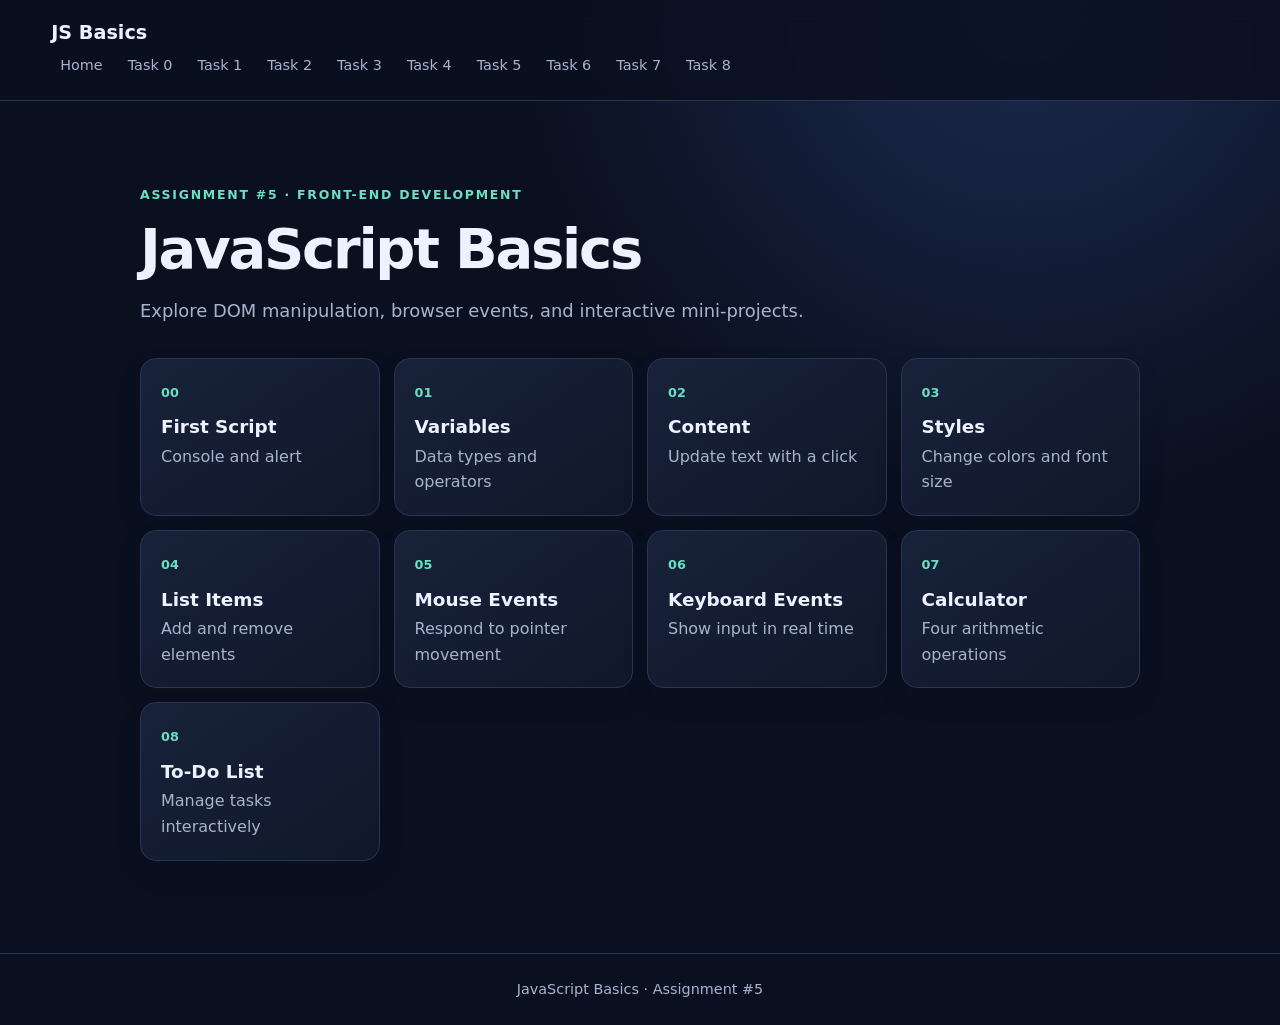
<file: index.html>
<!DOCTYPE html>
<html lang="en">
  <head>
    <meta charset="UTF-8">
    <meta name="viewport" content="width=device-width, initial-scale=1.0">
    <title>
      JavaScript Basics
    </title>
    <link rel="stylesheet" href="css/style.css">
  </head>
  <body>
    <header class="site-header">
      <a class="brand" href="index.html">
        JS Basics
      </a>
      <nav class="navbar" aria-label="Main navigation">
        <a href="index.html">
          Home
        </a>
        <a href="task0.html">
          Task 0
        </a>
        <a href="task1.html">
          Task 1
        </a>
        <a href="task2.html">
          Task 2
        </a>
        <a href="task3.html">
          Task 3
        </a>
        <a href="task4.html">
          Task 4
        </a>
        <a href="task5.html">
          Task 5
        </a>
        <a href="task6.html">
          Task 6
        </a>
        <a href="task7.html">
          Task 7
        </a>
        <a href="task8.html">
          Task 8
        </a>
      </nav>
    </header>
    <main class="hero">
      <p class="eyebrow">
        Assignment #5 · Front-End Development
      </p>
      <h1>
        JavaScript Basics
      </h1>
      <p class="lead">
        Explore DOM manipulation, browser events, and interactive mini-projects.
      </p>
      <div class="task-grid">
        <a class="task-card" href="task0.html">
          <span>
            00
          </span>
          <h2>
            First Script
          </h2>
          <p>
            Console and alert
          </p>
        </a>
        <a class="task-card" href="task1.html">
          <span>
            01
          </span>
          <h2>
            Variables
          </h2>
          <p>
            Data types and operators
          </p>
        </a>
        <a class="task-card" href="task2.html">
          <span>
            02
          </span>
          <h2>
            Content
          </h2>
          <p>
            Update text with a click
          </p>
        </a>
        <a class="task-card" href="task3.html">
          <span>
            03
          </span>
          <h2>
            Styles
          </h2>
          <p>
            Change colors and font size
          </p>
        </a>
        <a class="task-card" href="task4.html">
          <span>
            04
          </span>
          <h2>
            List Items
          </h2>
          <p>
            Add and remove elements
          </p>
        </a>
        <a class="task-card" href="task5.html">
          <span>
            05
          </span>
          <h2>
            Mouse Events
          </h2>
          <p>
            Respond to pointer movement
          </p>
        </a>
        <a class="task-card" href="task6.html">
          <span>
            06
          </span>
          <h2>
            Keyboard Events
          </h2>
          <p>
            Show input in real time
          </p>
        </a>
        <a class="task-card" href="task7.html">
          <span>
            07
          </span>
          <h2>
            Calculator
          </h2>
          <p>
            Four arithmetic operations
          </p>
        </a>
        <a class="task-card" href="task8.html">
          <span>
            08
          </span>
          <h2>
            To-Do List
          </h2>
          <p>
            Manage tasks interactively
          </p>
        </a>
      </div>
    </main>
    <footer>
      JavaScript Basics · Assignment #5
    </footer>
  </body>
</html>
</file>
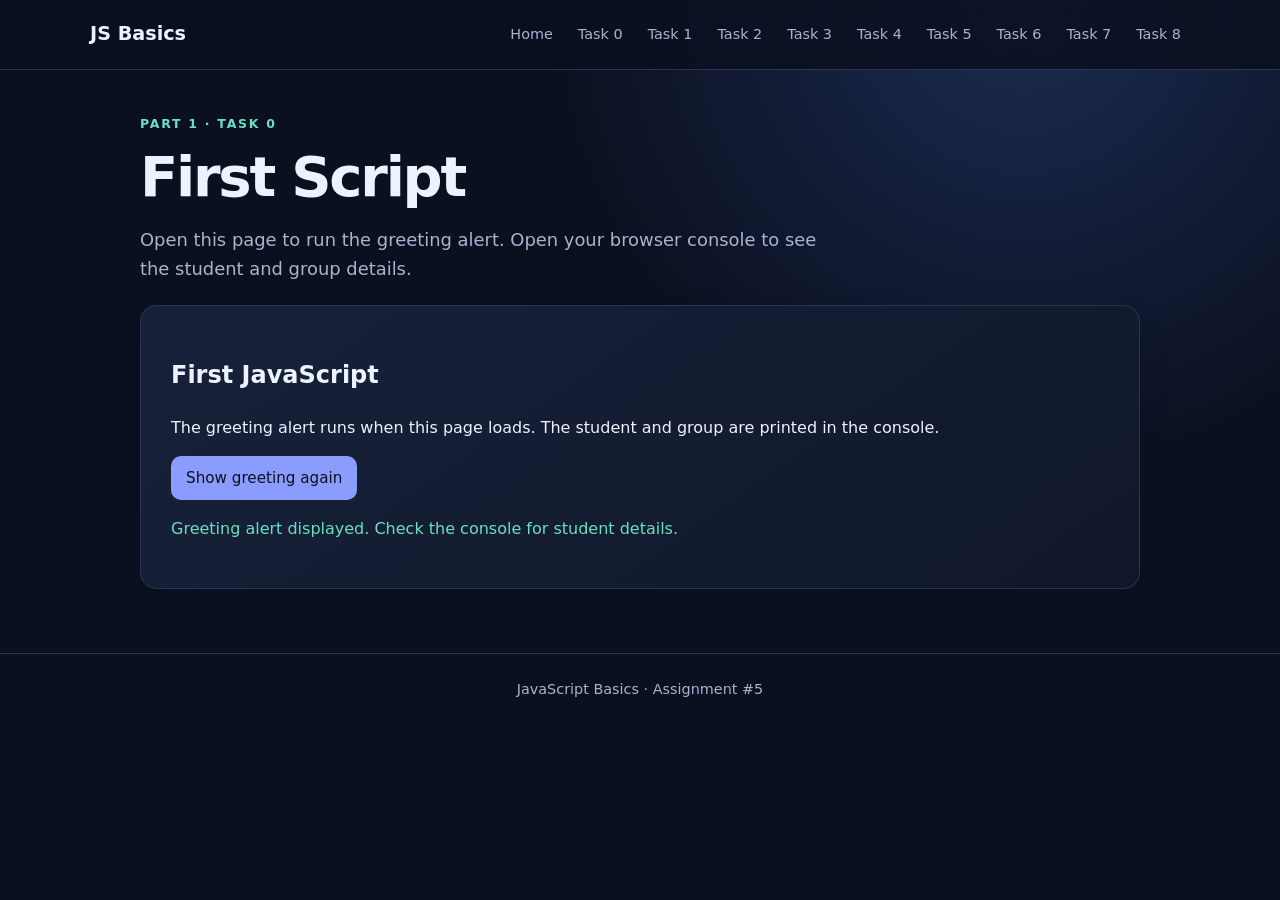
<file: task0.html>
<!DOCTYPE html>
<html lang="en">
  <head>
    <meta charset="UTF-8">
    <meta name="viewport" content="width=device-width, initial-scale=1.0">
    <title>
      First Script | JavaScript Basics
    </title>
    <link rel="stylesheet" href="css/style.css">
    <script src="js/app.js" defer>
    </script>
  </head>
  <body>
    <header class="site-header">
      <div class="header-inner">
        <a class="brand" href="index.html">
          JS Basics
        </a>
        <nav class="navbar" aria-label="Main navigation">
          <a href="index.html">
            Home
          </a>
          <a href="task0.html">
            Task 0
          </a>
          <a href="task1.html">
            Task 1
          </a>
          <a href="task2.html">
            Task 2
          </a>
          <a href="task3.html">
            Task 3
          </a>
          <a href="task4.html">
            Task 4
          </a>
          <a href="task5.html">
            Task 5
          </a>
          <a href="task6.html">
            Task 6
          </a>
          <a href="task7.html">
            Task 7
          </a>
          <a href="task8.html">
            Task 8
          </a>
        </nav>
      </div>
    </header>
    <main>
      <p class="kicker">
        PART 1 · TASK 0
      </p>
      <h1 class="page-heading">
        First Script
      </h1>
      <p class="lead">
        Open this page to run the greeting alert. Open your browser console to see the student and group details.
      </p>
      <section class="panel">
        <h2>
          First JavaScript
        </h2>
        <p>
          The greeting alert runs when this page loads. The student and group are printed in the console.
        </p>
        <button id="showGreeting">
          Show greeting again
        </button>
        <p id="task0Status" class="status" aria-live="polite">
        </p>
      </section>
    </main>
    <footer>
      JavaScript Basics · Assignment #5
    </footer>
  </body>
</html>
</file>
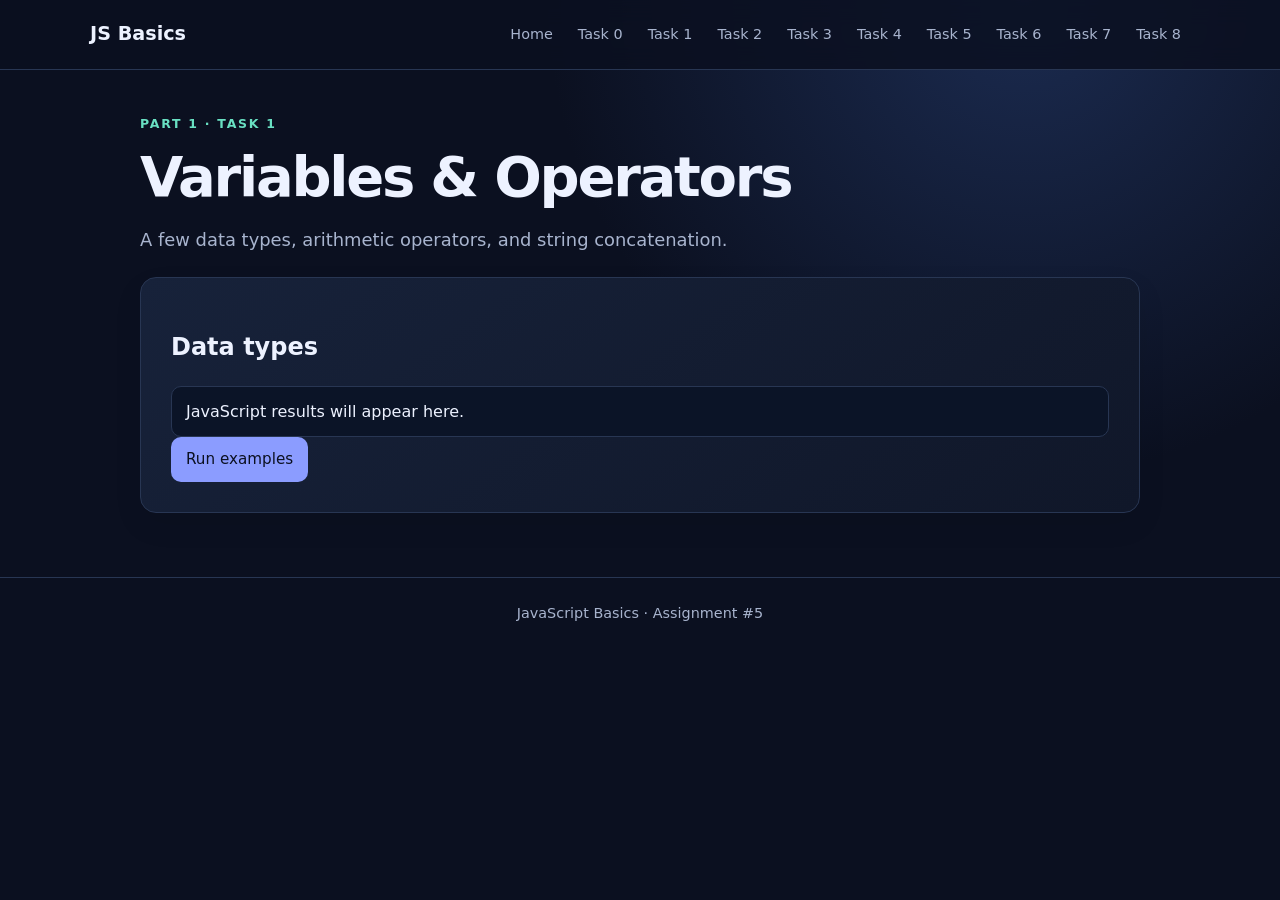
<file: task1.html>
<!DOCTYPE html>
<html lang="en">
  <head>
    <meta charset="UTF-8">
    <meta name="viewport" content="width=device-width, initial-scale=1.0">
    <title>
      Variables & Operators | JavaScript Basics
    </title>
    <link rel="stylesheet" href="css/style.css">
    <script src="js/app.js" defer>
    </script>
  </head>
  <body>
    <header class="site-header">
      <div class="header-inner">
        <a class="brand" href="index.html">
          JS Basics
        </a>
        <nav class="navbar" aria-label="Main navigation">
          <a href="index.html">
            Home
          </a>
          <a href="task0.html">
            Task 0
          </a>
          <a href="task1.html">
            Task 1
          </a>
          <a href="task2.html">
            Task 2
          </a>
          <a href="task3.html">
            Task 3
          </a>
          <a href="task4.html">
            Task 4
          </a>
          <a href="task5.html">
            Task 5
          </a>
          <a href="task6.html">
            Task 6
          </a>
          <a href="task7.html">
            Task 7
          </a>
          <a href="task8.html">
            Task 8
          </a>
        </nav>
      </div>
    </header>
    <main>
      <p class="kicker">
        PART 1 · TASK 1
      </p>
      <h1 class="page-heading">
        Variables & Operators
      </h1>
      <p class="lead">
        A few data types, arithmetic operators, and string concatenation.
      </p>
      <section class="panel">
        <h2>
          Data types
        </h2>
        <div id="variablesOutput" class="result">
          JavaScript results will appear here.
        </div>
        <button id="runVariables">
          Run examples
        </button>
      </section>
    </main>
    <footer>
      JavaScript Basics · Assignment #5
    </footer>
  </body>
</html>
</file>
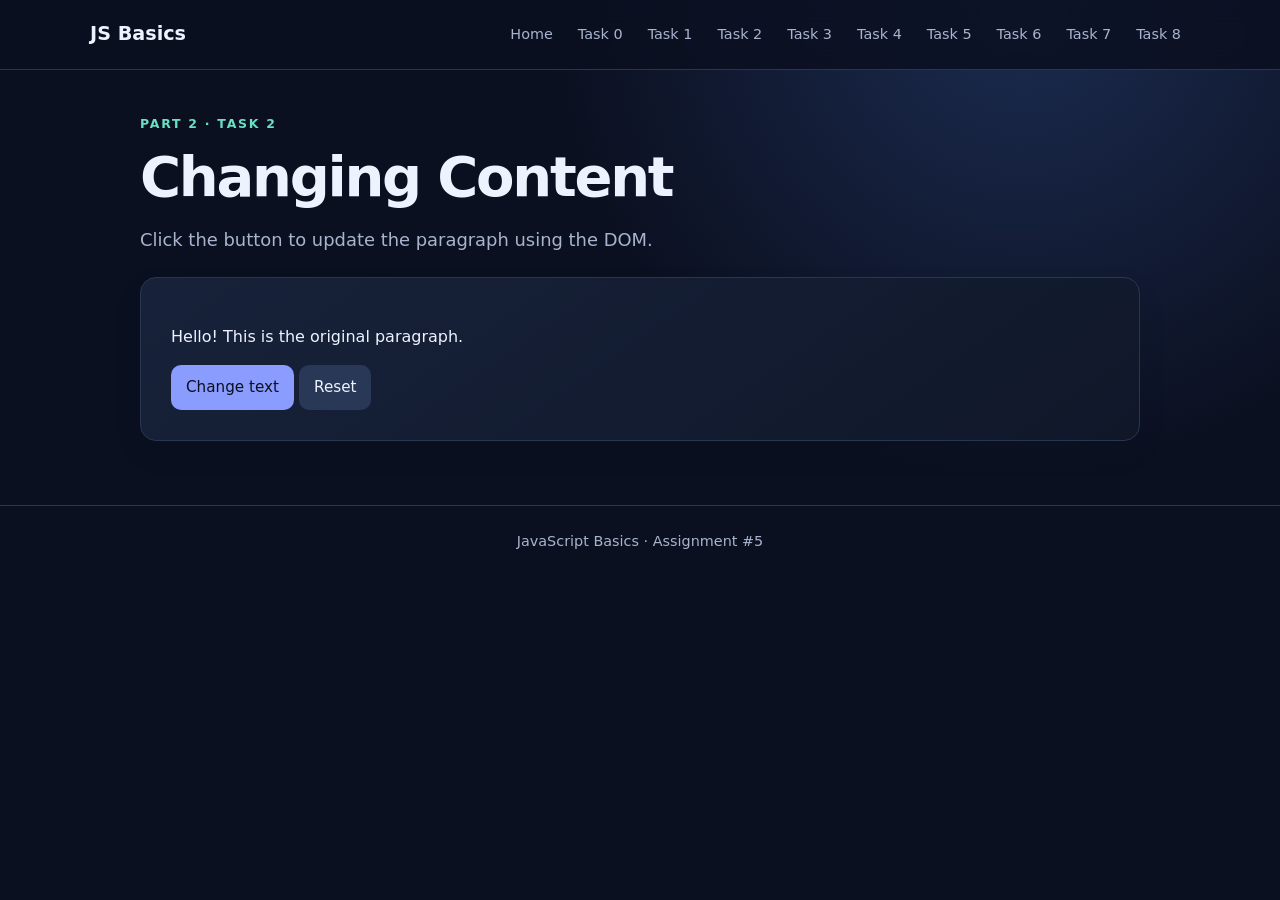
<file: task2.html>
<!DOCTYPE html>
<html lang="en">
  <head>
    <meta charset="UTF-8">
    <meta name="viewport" content="width=device-width, initial-scale=1.0">
    <title>
      Changing Content | JavaScript Basics
    </title>
    <link rel="stylesheet" href="css/style.css">
    <script src="js/app.js" defer>
    </script>
  </head>
  <body>
    <header class="site-header">
      <div class="header-inner">
        <a class="brand" href="index.html">
          JS Basics
        </a>
        <nav class="navbar" aria-label="Main navigation">
          <a href="index.html">
            Home
          </a>
          <a href="task0.html">
            Task 0
          </a>
          <a href="task1.html">
            Task 1
          </a>
          <a href="task2.html">
            Task 2
          </a>
          <a href="task3.html">
            Task 3
          </a>
          <a href="task4.html">
            Task 4
          </a>
          <a href="task5.html">
            Task 5
          </a>
          <a href="task6.html">
            Task 6
          </a>
          <a href="task7.html">
            Task 7
          </a>
          <a href="task8.html">
            Task 8
          </a>
        </nav>
      </div>
    </header>
    <main>
      <p class="kicker">
        PART 2 · TASK 2
      </p>
      <h1 class="page-heading">
        Changing Content
      </h1>
      <p class="lead">
        Click the button to update the paragraph using the DOM.
      </p>
      <section class="panel">
        <p id="message">
          Hello! This is the original paragraph.
        </p>
        <button id="changeButton">
          Change text
        </button>
        <button id="resetText" class="secondary">
          Reset
        </button>
      </section>
    </main>
    <footer>
      JavaScript Basics · Assignment #5
    </footer>
  </body>
</html>
</file>
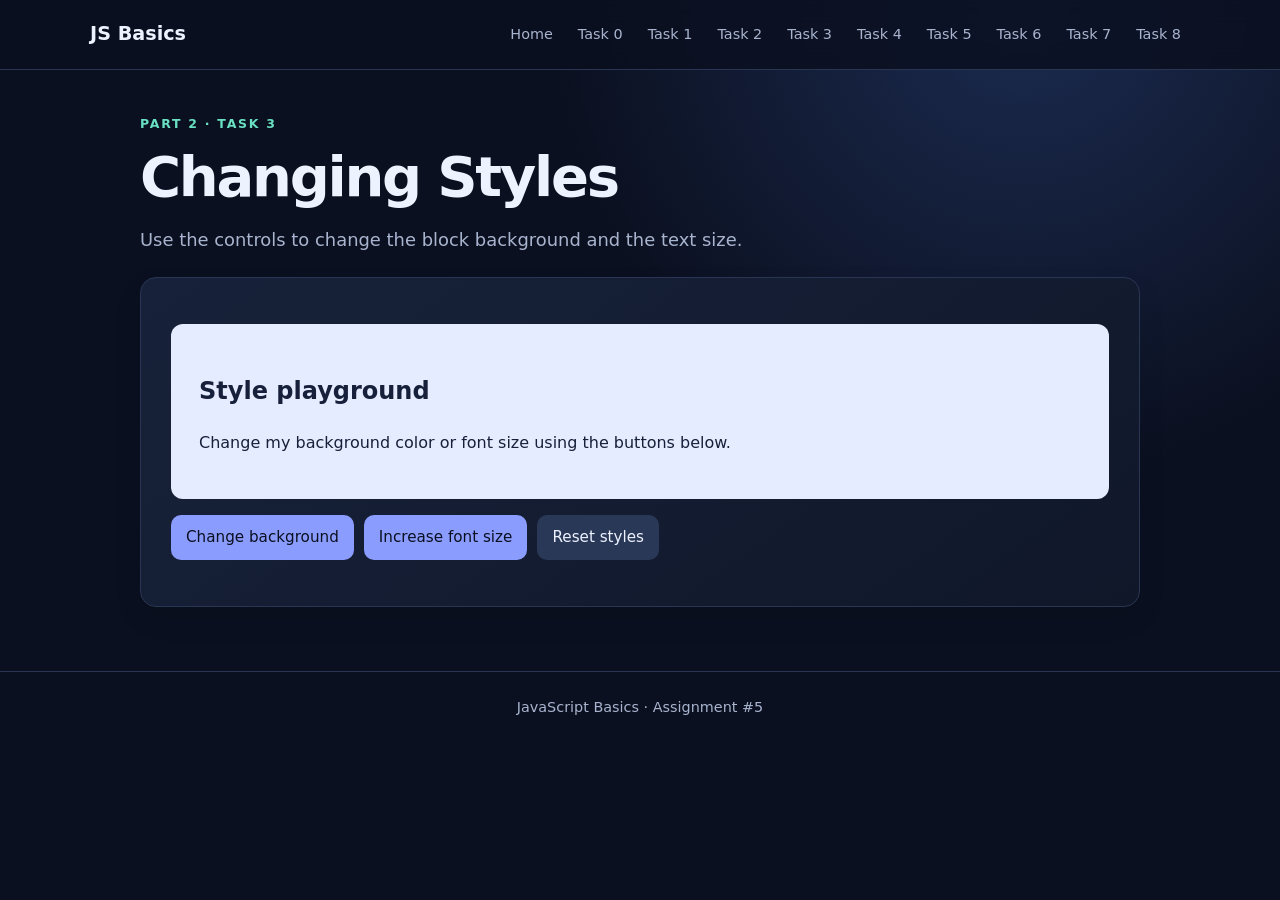
<file: task3.html>
<!DOCTYPE html>
<html lang="en">
  <head>
    <meta charset="UTF-8">
    <meta name="viewport" content="width=device-width, initial-scale=1.0">
    <title>
      Changing Styles | JavaScript Basics
    </title>
    <link rel="stylesheet" href="css/style.css">
    <script src="js/app.js" defer>
    </script>
  </head>
  <body>
    <header class="site-header">
      <div class="header-inner">
        <a class="brand" href="index.html">
          JS Basics
        </a>
        <nav class="navbar" aria-label="Main navigation">
          <a href="index.html">
            Home
          </a>
          <a href="task0.html">
            Task 0
          </a>
          <a href="task1.html">
            Task 1
          </a>
          <a href="task2.html">
            Task 2
          </a>
          <a href="task3.html">
            Task 3
          </a>
          <a href="task4.html">
            Task 4
          </a>
          <a href="task5.html">
            Task 5
          </a>
          <a href="task6.html">
            Task 6
          </a>
          <a href="task7.html">
            Task 7
          </a>
          <a href="task8.html">
            Task 8
          </a>
        </nav>
      </div>
    </header>
    <main>
      <p class="kicker">
        PART 2 · TASK 3
      </p>
      <h1 class="page-heading">
        Changing Styles
      </h1>
      <p class="lead">
        Use the controls to change the block background and the text size.
      </p>
      <section class="panel">
        <div id="styleBox" class="demo-box">
          <h2>
            Style playground
          </h2>
          <p>
            Change my background color or font size using the buttons below.
          </p>
        </div>
        <div class="controls">
          <button id="changeColor">
            Change background
          </button>
          <button id="changeFont">
            Increase font size
          </button>
          <button id="resetStyle" class="secondary">
            Reset styles
          </button>
        </div>
      </section>
    </main>
    <footer>
      JavaScript Basics · Assignment #5
    </footer>
  </body>
</html>
</file>
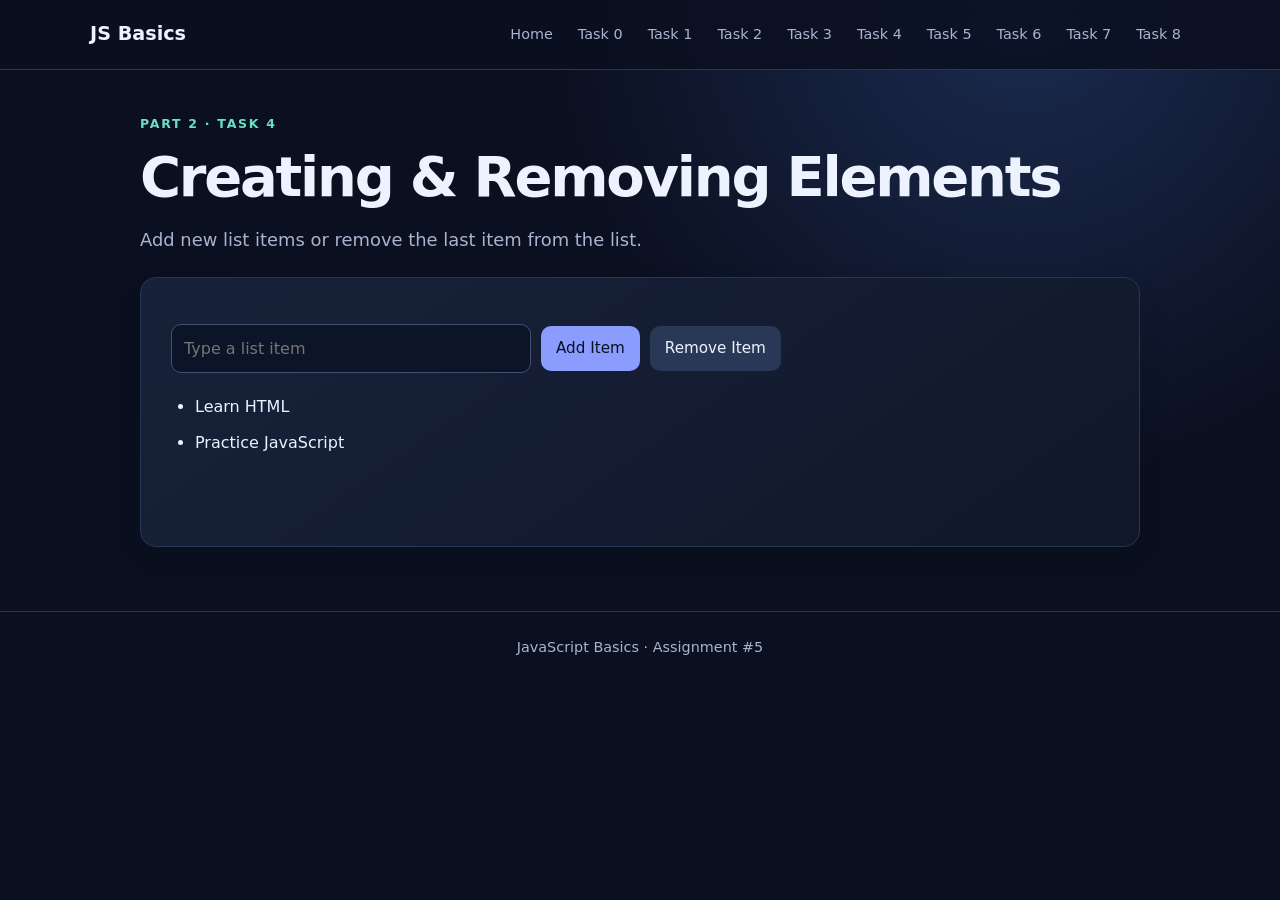
<file: task4.html>
<!DOCTYPE html>
<html lang="en">
  <head>
    <meta charset="UTF-8">
    <meta name="viewport" content="width=device-width, initial-scale=1.0">
    <title>
      Creating & Removing Elements | JavaScript Basics
    </title>
    <link rel="stylesheet" href="css/style.css">
    <script src="js/app.js" defer>
    </script>
  </head>
  <body>
    <header class="site-header">
      <div class="header-inner">
        <a class="brand" href="index.html">
          JS Basics
        </a>
        <nav class="navbar" aria-label="Main navigation">
          <a href="index.html">
            Home
          </a>
          <a href="task0.html">
            Task 0
          </a>
          <a href="task1.html">
            Task 1
          </a>
          <a href="task2.html">
            Task 2
          </a>
          <a href="task3.html">
            Task 3
          </a>
          <a href="task4.html">
            Task 4
          </a>
          <a href="task5.html">
            Task 5
          </a>
          <a href="task6.html">
            Task 6
          </a>
          <a href="task7.html">
            Task 7
          </a>
          <a href="task8.html">
            Task 8
          </a>
        </nav>
      </div>
    </header>
    <main>
      <p class="kicker">
        PART 2 · TASK 4
      </p>
      <h1 class="page-heading">
        Creating & Removing Elements
      </h1>
      <p class="lead">
        Add new list items or remove the last item from the list.
      </p>
      <section class="panel">
        <div class="controls">
          <input id="itemInput" type="text" placeholder="Type a list item" aria-label="New list item">
          <button id="addItem">
            Add Item
          </button>
          <button id="removeItem" class="secondary">
            Remove Item
          </button>
        </div>
        <ul id="itemList" class="list">
          <li>
            Learn HTML
          </li>
          <li>
            Practice JavaScript
          </li>
        </ul>
        <p id="listStatus" class="status" aria-live="polite">
        </p>
      </section>
    </main>
    <footer>
      JavaScript Basics · Assignment #5
    </footer>
  </body>
</html>
</file>
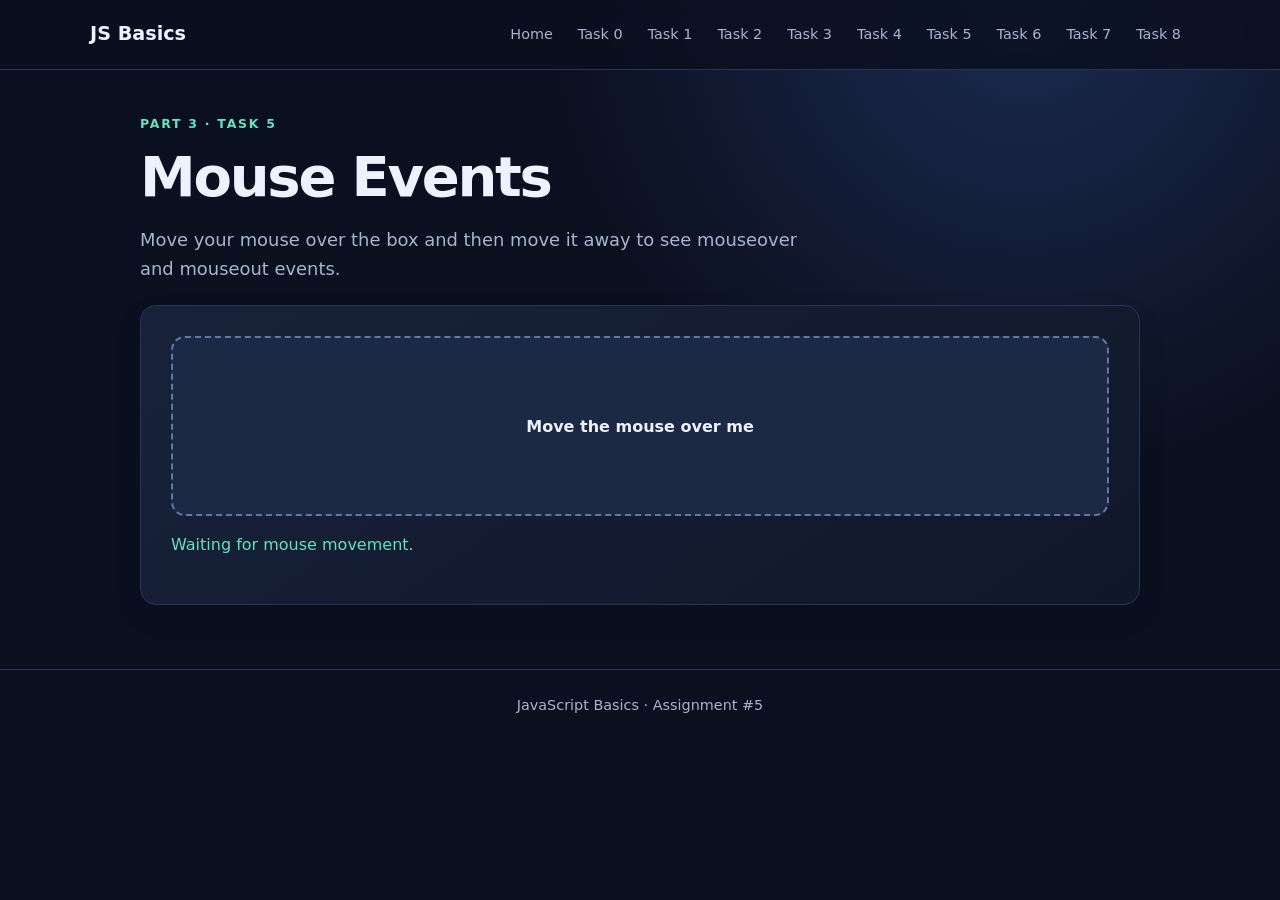
<file: task5.html>
<!DOCTYPE html>
<html lang="en">
  <head>
    <meta charset="UTF-8">
    <meta name="viewport" content="width=device-width, initial-scale=1.0">
    <title>
      Mouse Events | JavaScript Basics
    </title>
    <link rel="stylesheet" href="css/style.css">
    <script src="js/app.js" defer>
    </script>
  </head>
  <body>
    <header class="site-header">
      <div class="header-inner">
        <a class="brand" href="index.html">
          JS Basics
        </a>
        <nav class="navbar" aria-label="Main navigation">
          <a href="index.html">
            Home
          </a>
          <a href="task0.html">
            Task 0
          </a>
          <a href="task1.html">
            Task 1
          </a>
          <a href="task2.html">
            Task 2
          </a>
          <a href="task3.html">
            Task 3
          </a>
          <a href="task4.html">
            Task 4
          </a>
          <a href="task5.html">
            Task 5
          </a>
          <a href="task6.html">
            Task 6
          </a>
          <a href="task7.html">
            Task 7
          </a>
          <a href="task8.html">
            Task 8
          </a>
        </nav>
      </div>
    </header>
    <main>
      <p class="kicker">
        PART 3 · TASK 5
      </p>
      <h1 class="page-heading">
        Mouse Events
      </h1>
      <p class="lead">
        Move your mouse over the box and then move it away to see mouseover and mouseout events.
      </p>
      <section class="panel">
        <div id="mouseBox" class="event-box">
          Move the mouse over me
        </div>
        <p id="mouseStatus" class="status" aria-live="polite">
          Waiting for mouse movement.
        </p>
      </section>
    </main>
    <footer>
      JavaScript Basics · Assignment #5
    </footer>
  </body>
</html>
</file>
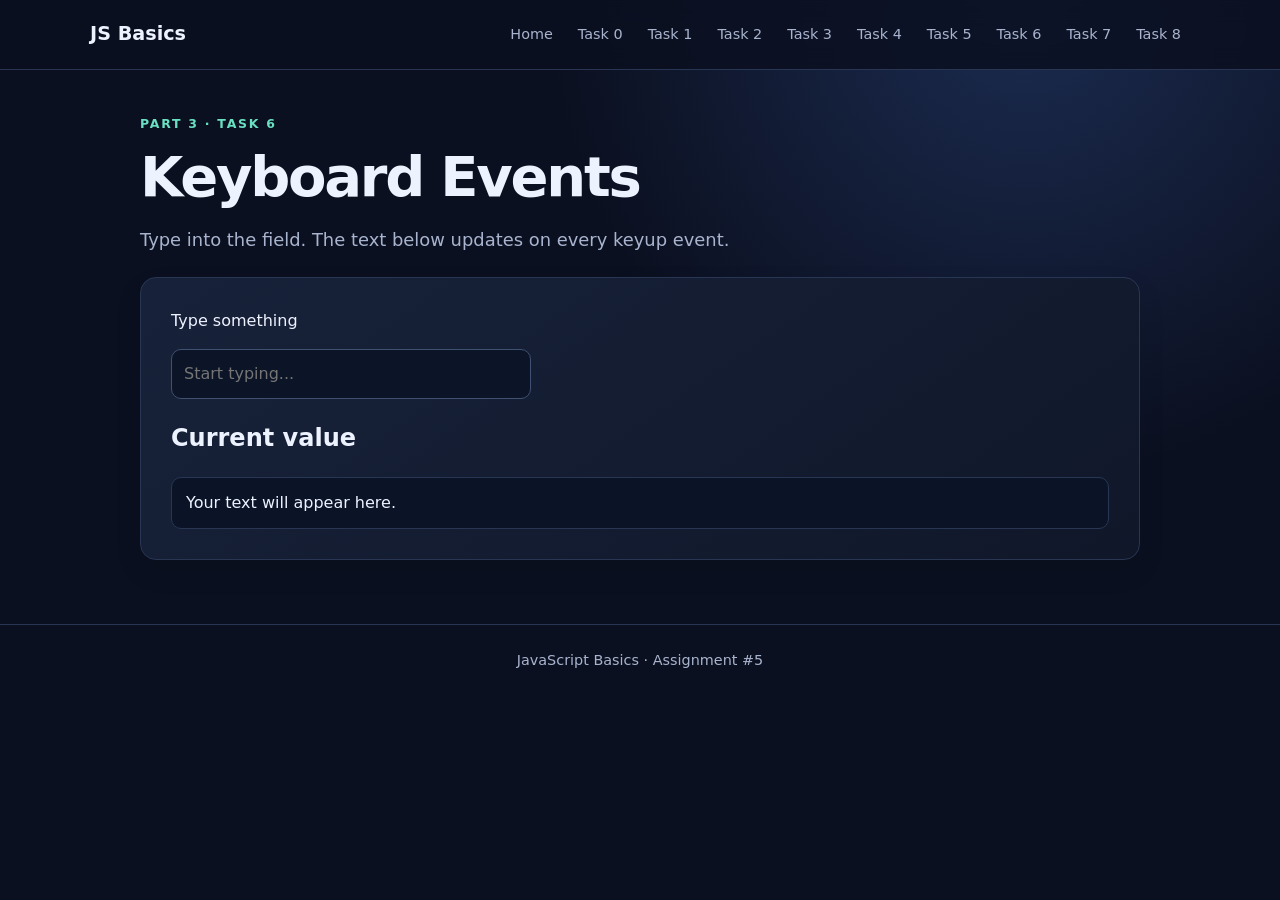
<file: task6.html>
<!DOCTYPE html>
<html lang="en">
  <head>
    <meta charset="UTF-8">
    <meta name="viewport" content="width=device-width, initial-scale=1.0">
    <title>
      Keyboard Events | JavaScript Basics
    </title>
    <link rel="stylesheet" href="css/style.css">
    <script src="js/app.js" defer>
    </script>
  </head>
  <body>
    <header class="site-header">
      <div class="header-inner">
        <a class="brand" href="index.html">
          JS Basics
        </a>
        <nav class="navbar" aria-label="Main navigation">
          <a href="index.html">
            Home
          </a>
          <a href="task0.html">
            Task 0
          </a>
          <a href="task1.html">
            Task 1
          </a>
          <a href="task2.html">
            Task 2
          </a>
          <a href="task3.html">
            Task 3
          </a>
          <a href="task4.html">
            Task 4
          </a>
          <a href="task5.html">
            Task 5
          </a>
          <a href="task6.html">
            Task 6
          </a>
          <a href="task7.html">
            Task 7
          </a>
          <a href="task8.html">
            Task 8
          </a>
        </nav>
      </div>
    </header>
    <main>
      <p class="kicker">
        PART 3 · TASK 6
      </p>
      <h1 class="page-heading">
        Keyboard Events
      </h1>
      <p class="lead">
        Type into the field. The text below updates on every keyup event.
      </p>
      <section class="panel">
        <label for="liveInput">
          Type something
        </label>
        <div class="controls">
          <input id="liveInput" type="text" placeholder="Start typing...">
        </div>
        <h2>
          Current value
        </h2>
        <div id="liveOutput" class="result">
          Your text will appear here.
        </div>
      </section>
    </main>
    <footer>
      JavaScript Basics · Assignment #5
    </footer>
  </body>
</html>
</file>
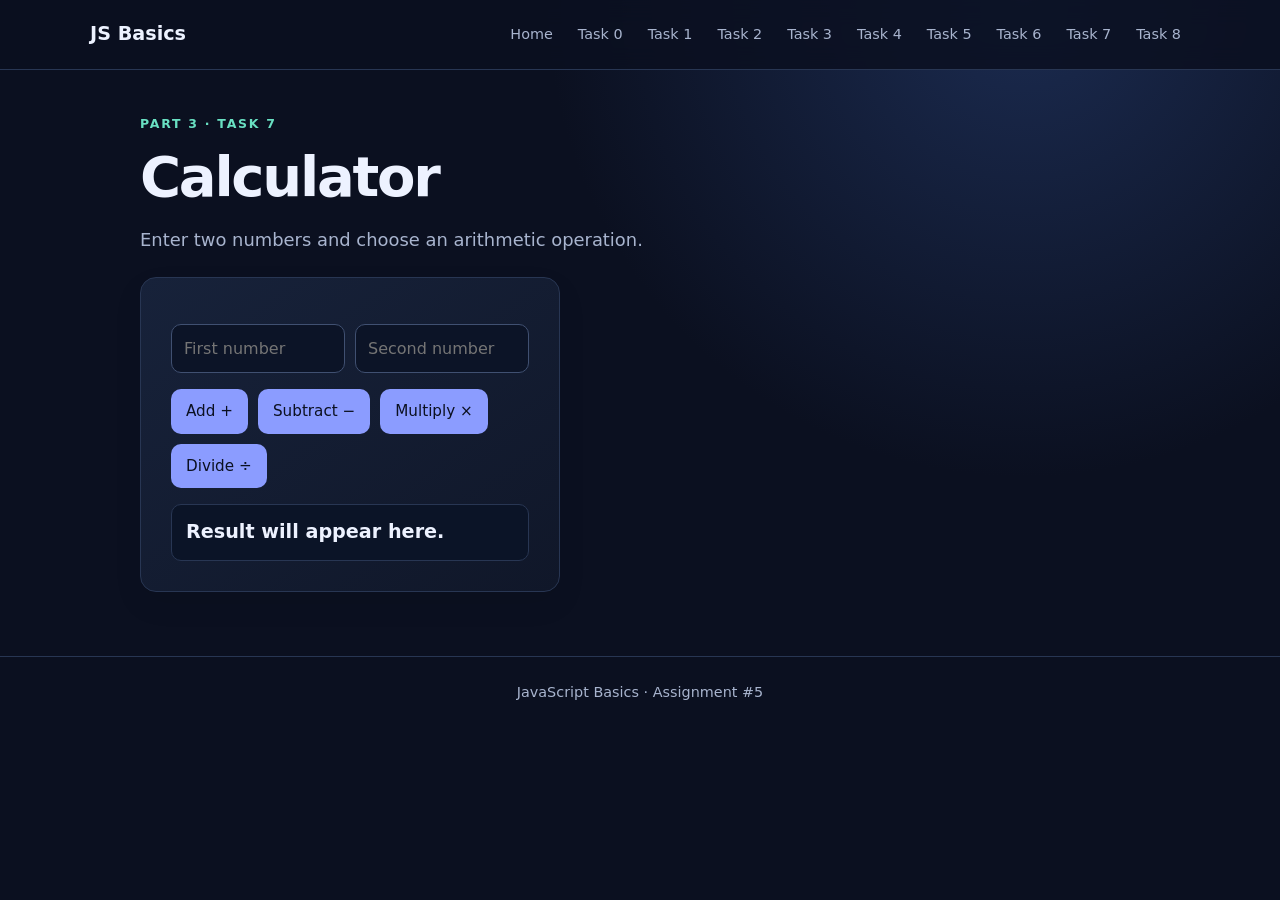
<file: task7.html>
<!DOCTYPE html>
<html lang="en">
  <head>
    <meta charset="UTF-8">
    <meta name="viewport" content="width=device-width, initial-scale=1.0">
    <title>
      Calculator | JavaScript Basics
    </title>
    <link rel="stylesheet" href="css/style.css">
    <script src="js/app.js" defer>
    </script>
  </head>
  <body>
    <header class="site-header">
      <div class="header-inner">
        <a class="brand" href="index.html">
          JS Basics
        </a>
        <nav class="navbar" aria-label="Main navigation">
          <a href="index.html">
            Home
          </a>
          <a href="task0.html">
            Task 0
          </a>
          <a href="task1.html">
            Task 1
          </a>
          <a href="task2.html">
            Task 2
          </a>
          <a href="task3.html">
            Task 3
          </a>
          <a href="task4.html">
            Task 4
          </a>
          <a href="task5.html">
            Task 5
          </a>
          <a href="task6.html">
            Task 6
          </a>
          <a href="task7.html">
            Task 7
          </a>
          <a href="task8.html">
            Task 8
          </a>
        </nav>
      </div>
    </header>
    <main>
      <p class="kicker">
        PART 3 · TASK 7
      </p>
      <h1 class="page-heading">
        Calculator
      </h1>
      <p class="lead">
        Enter two numbers and choose an arithmetic operation.
      </p>
      <section class="panel calculator">
        <div class="controls">
          <input id="numberA" type="number" step="any" placeholder="First number" aria-label="First number">
          <input id="numberB" type="number" step="any" placeholder="Second number" aria-label="Second number">
        </div>
        <div class="controls">
          <button data-operation="add">
            Add +
          </button>
          <button data-operation="subtract">
            Subtract −
          </button>
          <button data-operation="multiply">
            Multiply ×
          </button>
          <button data-operation="divide">
            Divide ÷
          </button>
        </div>
        <div id="calculatorResult" class="result" aria-live="polite">
          Result will appear here.
        </div>
      </section>
    </main>
    <footer>
      JavaScript Basics · Assignment #5
    </footer>
  </body>
</html>
</file>
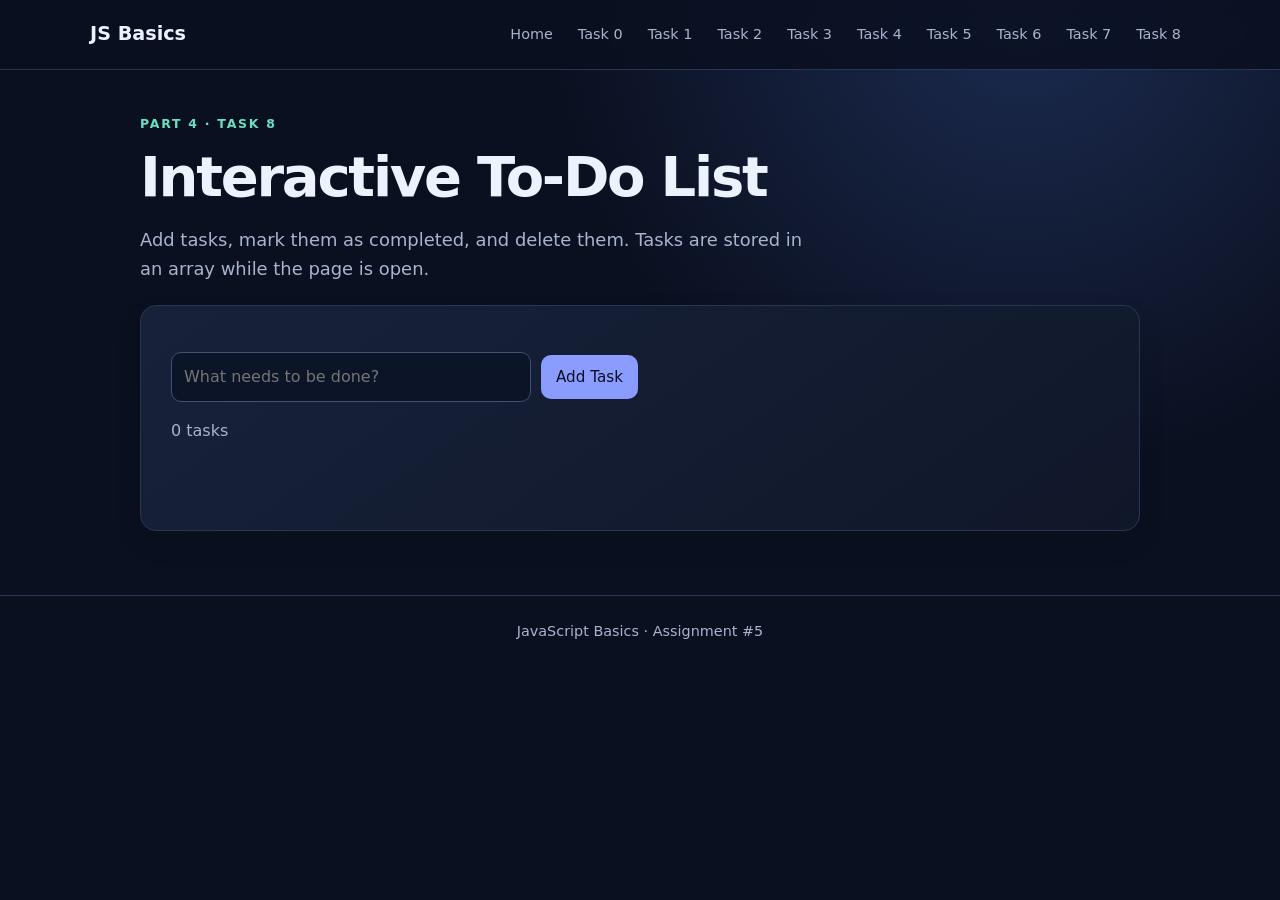
<file: task8.html>
<!DOCTYPE html>
<html lang="en">
  <head>
    <meta charset="UTF-8">
    <meta name="viewport" content="width=device-width, initial-scale=1.0">
    <title>
      Interactive To-Do List | JavaScript Basics
    </title>
    <link rel="stylesheet" href="css/style.css">
    <script src="js/app.js" defer>
    </script>
  </head>
  <body>
    <header class="site-header">
      <div class="header-inner">
        <a class="brand" href="index.html">
          JS Basics
        </a>
        <nav class="navbar" aria-label="Main navigation">
          <a href="index.html">
            Home
          </a>
          <a href="task0.html">
            Task 0
          </a>
          <a href="task1.html">
            Task 1
          </a>
          <a href="task2.html">
            Task 2
          </a>
          <a href="task3.html">
            Task 3
          </a>
          <a href="task4.html">
            Task 4
          </a>
          <a href="task5.html">
            Task 5
          </a>
          <a href="task6.html">
            Task 6
          </a>
          <a href="task7.html">
            Task 7
          </a>
          <a href="task8.html">
            Task 8
          </a>
        </nav>
      </div>
    </header>
    <main>
      <p class="kicker">
        PART 4 · TASK 8
      </p>
      <h1 class="page-heading">
        Interactive To-Do List
      </h1>
      <p class="lead">
        Add tasks, mark them as completed, and delete them. Tasks are stored in an array while the page is open.
      </p>
      <section class="panel">
        <form id="todoForm" class="controls">
          <input id="todoInput" type="text" placeholder="What needs to be done?" aria-label="New task" required maxlength="120">
          <button type="submit">
            Add Task
          </button>
        </form>
        <p id="todoSummary" class="muted">
          0 tasks
        </p>
        <div id="todoList">
        </div>
        <p id="todoStatus" class="status" aria-live="polite">
        </p>
      </section>
    </main>
    <footer>
      JavaScript Basics · Assignment #5
    </footer>
  </body>
</html>
</file>
<file: css/style.css>
:root {
  --bg: #0b1020;
  --panel: #141c31;
  --line: #283653;
  --text: #edf2ff;
  --muted: #a8b4ce;
  --accent: #8b9cff;
  --accent2: #69e0c2
}
* {
  box-sizing: border-box
}
body {
  margin: 0;
  background: radial-gradient(circle at 80% 0, #1b2b50 0, transparent 35%), var(--bg);
  color: var(--text);
  font: 16px/1.6 system-ui, -apple-system, Segoe UI, sans-serif;
  min-height: 100vh
}
.site-header {
  padding: 18px clamp(16px, 4vw, 56px);
  border-bottom: 1px solid var(--line);
  background: #0b1020d9;
  position: sticky;
  top: 0;
  z-index: 2;
  backdrop-filter: blur(12px)
}
.header-inner {
  max-width: 1100px;
  margin: auto;
  display: flex;
  align-items: center;
  justify-content: space-between;
  gap: 20px;
  flex-wrap: wrap
}
.brand {
  font-weight: 800;
  color: var(--text);
  text-decoration: none;
  font-size: 1.2rem
}
.navbar {
  display: flex;
  gap: 7px;
  flex-wrap: wrap
}
.navbar a {
  color: var(--muted);
  text-decoration: none;
  padding: 5px 9px;
  border-radius: 8px;
  font-size: .9rem
}
.navbar a:hover, .navbar a:focus {
  background: #253250;
  color: white
}
main {
  width: min(100% - 32px, 1000px);
  margin: 44px auto 64px
}
.hero {
  padding: 28px 0
}
.eyebrow, .kicker {
  color: var(--accent2);
  font-size: .78rem;
  text-transform: uppercase;
  letter-spacing: .14em;
  font-weight: 700
}
.hero h1, .page-heading {
  font-size: clamp(2rem, 5vw, 3.5rem);
  line-height: 1.1;
  margin: 10px 0 16px;
  letter-spacing: -.04em
}
.lead {
  color: var(--muted);
  font-size: 1.12rem;
  max-width: 680px
}
.task-grid {
  display: grid;
  grid-template-columns: repeat(auto-fit, minmax(220px, 1fr));
  gap: 14px;
  margin-top: 32px
}
.task-card, .panel {
  display: block;
  border: 1px solid var(--line);
  background: linear-gradient(145deg, #17223a, #101729);
  border-radius: 16px;
  padding: 20px;
  color: var(--text);
  text-decoration: none;
  box-shadow: 0 12px 30px #00000012
}
.task-card:hover {
  transform: translateY(-2px);
  border-color: #6176b4
}
.task-card span {
  color: var(--accent2);
  font-size: .8rem;
  font-weight: 800
}
.task-card h2 {
  margin: 8px 0 2px;
  font-size: 1.15rem
}
.task-card p, .muted {
  color: var(--muted);
  margin: 0
}
.panel {
  margin: 22px 0;
  padding: clamp(18px, 4vw, 30px)
}
.controls {
  display: flex;
  gap: 10px;
  flex-wrap: wrap;
  align-items: center;
  margin: 16px 0
}
button, .button {
  border: 0;
  border-radius: 10px;
  padding: 10px 15px;
  background: var(--accent);
  color: #0b1020;
  font-weight: 750;
  cursor: pointer;
  font: inherit;
  font-size: .95rem
}
button:hover, .button:hover {
  filter: brightness(1.1)
}
button.secondary {
  background: #2a3857;
  color: var(--text)
}
input, select {
  width: min(100%, 360px);
  padding: 11px 12px;
  border: 1px solid #405071;
  border-radius: 10px;
  background: #0c1427;
  color: var(--text);
  font: inherit
}
input:focus, select:focus {
  outline: 2px solid var(--accent);
  outline-offset: 2px
}
.demo-box {
  padding: 28px;
  border-radius: 12px;
  background: #e6ecff;
  color: #17203a;
  margin: 16px 0;
  transition: background .2s
}
.event-box {
  height: 180px;
  display: grid;
  place-items: center;
  border: 2px dashed #6476a5;
  border-radius: 14px;
  background: #1b2944;
  text-align: center;
  font-weight: 700
}
.result {
  padding: 12px 14px;
  background: #0b1427;
  border: 1px solid var(--line);
  border-radius: 10px;
  min-height: 48px;
  overflow-wrap: anywhere
}
.list {
  padding-left: 24px
}
.list li {
  padding: 5px 0
}
.task-row {
  display: flex;
  align-items: center;
  gap: 10px;
  justify-content: space-between;
  padding: 10px 12px;
  border-bottom: 1px solid var(--line)
}
.task-row span {
  overflow-wrap: anywhere
}
.completed {
  text-decoration: line-through;
  color: var(--muted)
}
.task-row button {
  padding: 5px 10px;
  font-size: .85rem
}
.status {
  color: var(--accent2);
  min-height: 1.5em
}
.calculator {
  max-width: 420px
}
.calculator .controls input {
  min-width: 0;
  flex: 1;
  width: 120px
}
.calculator .result {
  font-size: 1.2rem;
  font-weight: 700
}
footer {
  text-align: center;
  color: var(--muted);
  padding: 24px;
  border-top: 1px solid var(--line);
  font-size: .9rem
}
@media(max-width: 600px) {
  .site-header {
    position: static
  }
  .navbar a {
    padding: 4px 6px;
    font-size: .82rem
  }
  main {
    margin-top: 28px
  }
  .task-row {
    align-items: flex-start
  }
}
</file>
